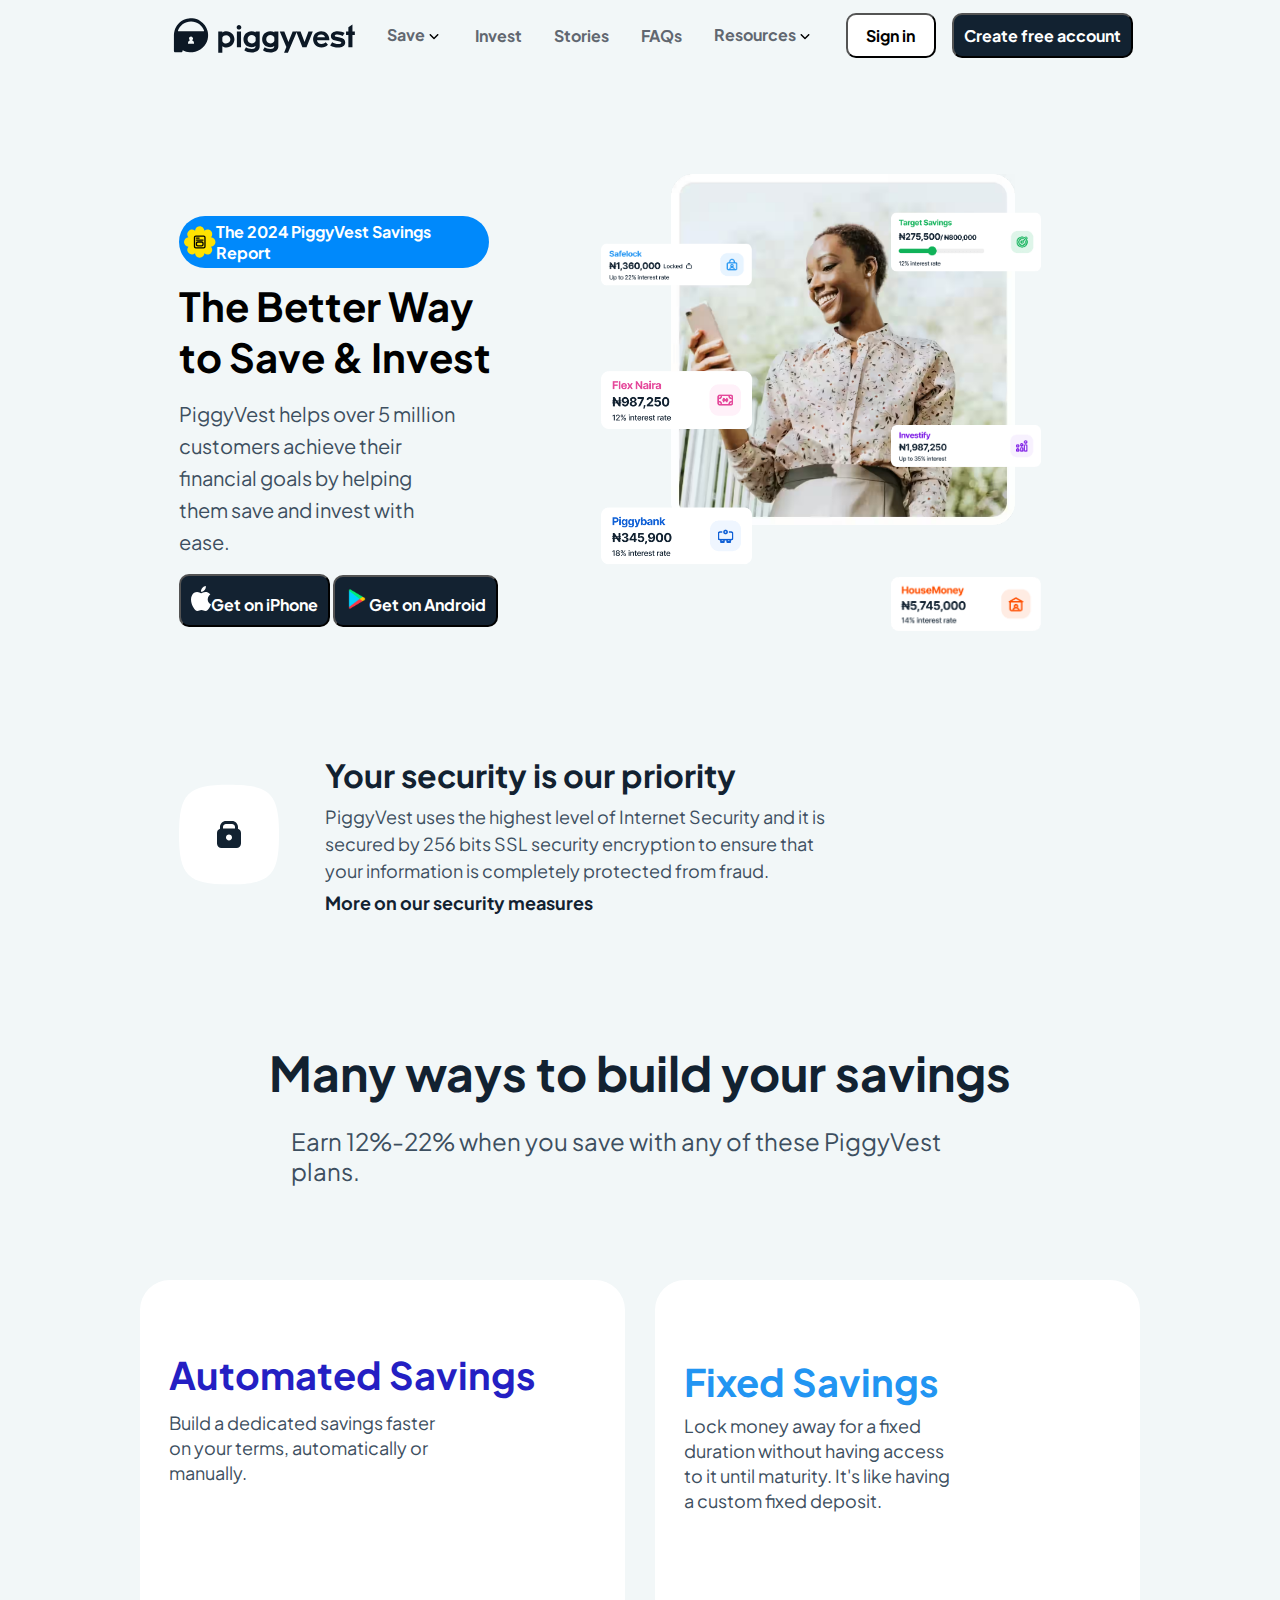
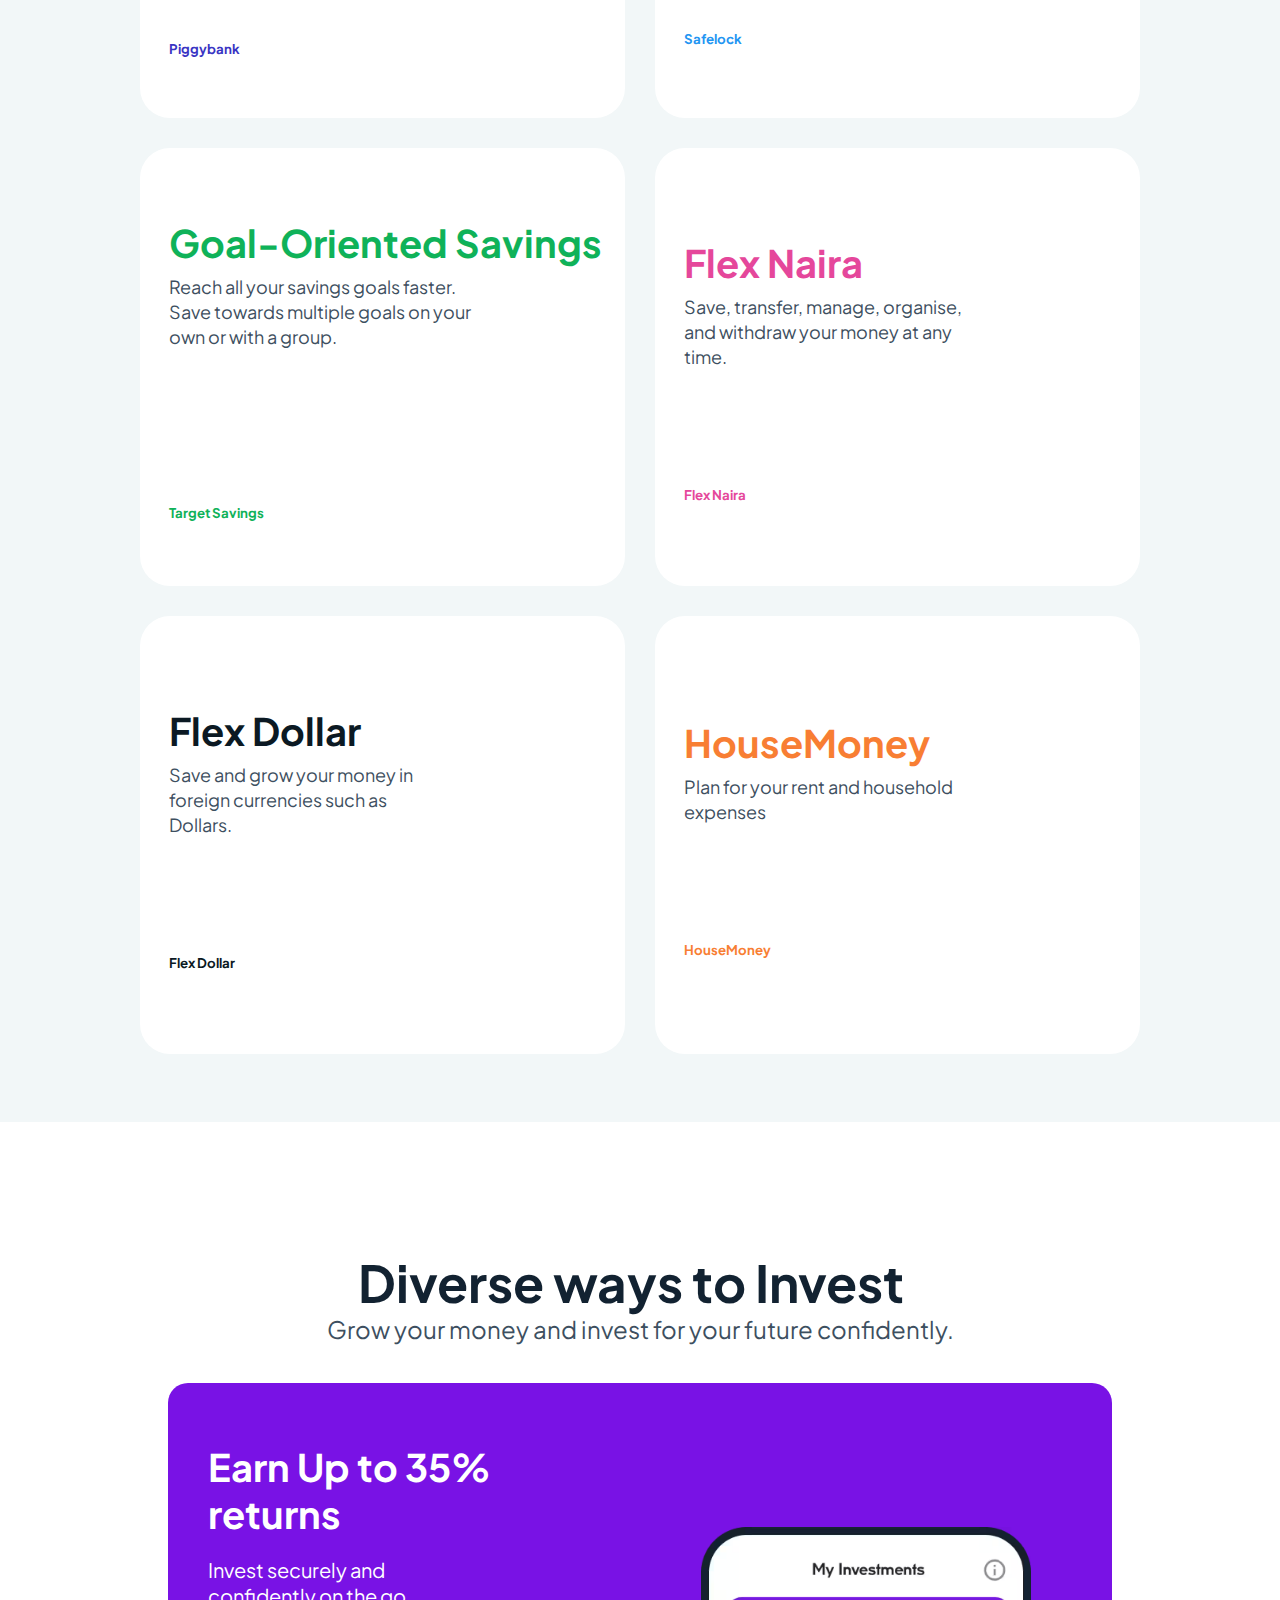
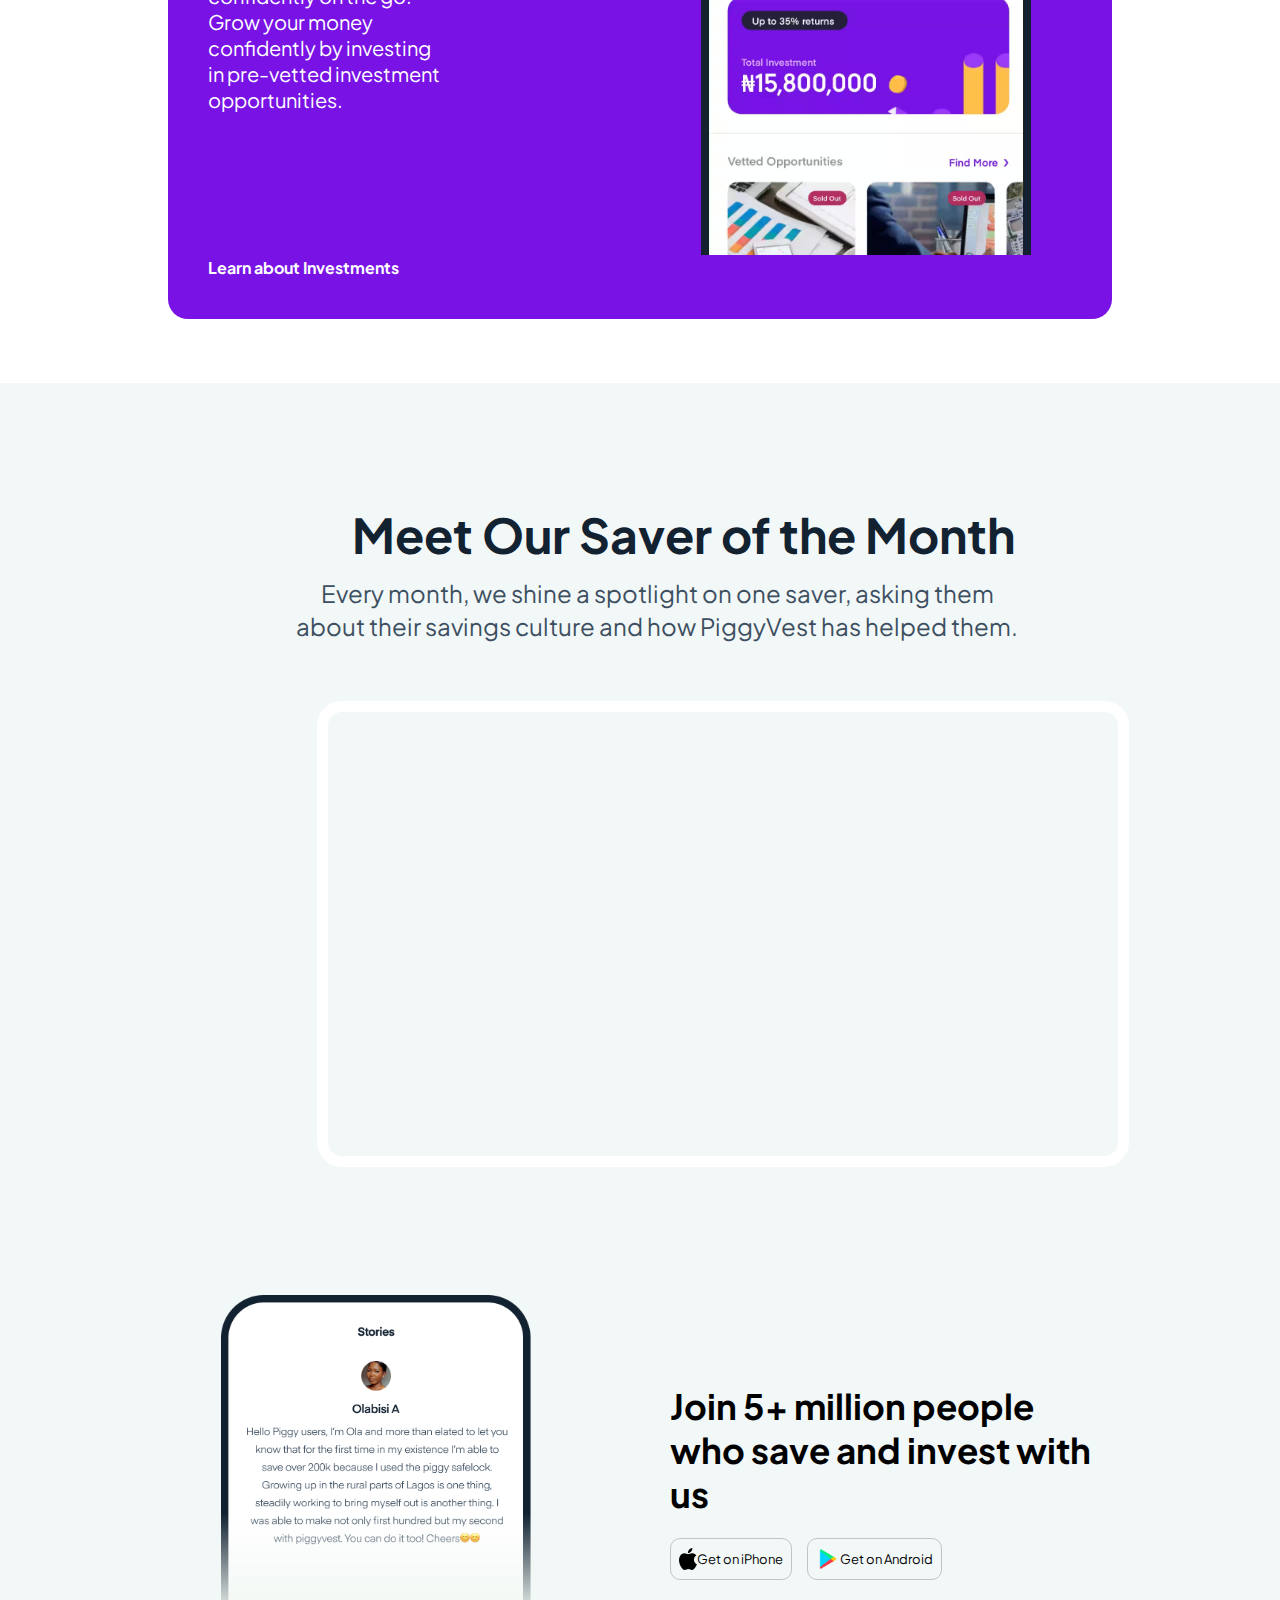
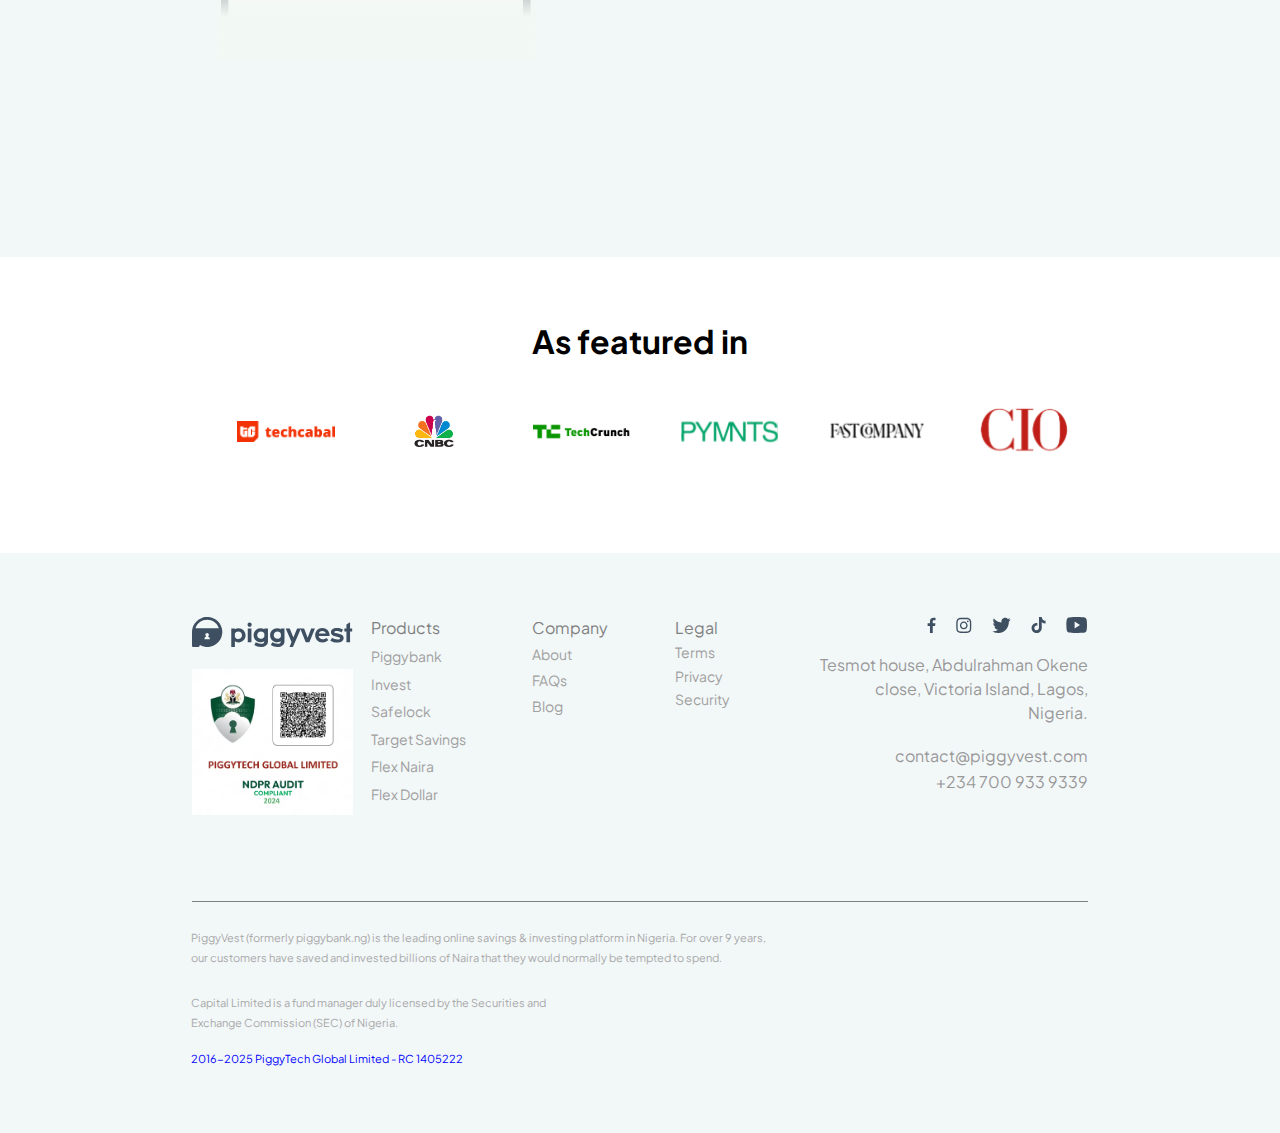
<file: index.html>
<!DOCTYPE html>
<html lang="en">
<head>
    <meta charset="UTF-8">
    <meta name="viewport" content="width=device-width, initial-scale=1.0">
    <title>PiggyVest</title>
    <link rel="stylesheet" href="style.css">
    <link rel="preconnect" href="https://fonts.googleapis.com">
    <link rel="preconnect" href="https://fonts.gstatic.com" crossorigin>
    <link href="https://fonts.googleapis.com/css2?family=Plus+Jakarta+Sans:ital,wght@0,200..800;1,200..800&display=swap" rel="stylesheet">
</head>
<body>
    <!-- Header Navigation: Contains the logo, navigation links, and buttons -->
    <div class="header">
        <div class="header-content">
            <div class="header-logo">
                <img src="./assets/piggvestlogo.svg" alt="PiggyVest Logo">
                <div class="header-links">
                    <!-- Dropdown arrow SVG -->
                    <a href="#">Save<span><img src="./assets/dropdown-arrow.svg" alt="Dropdown Arrow" style="width: 18px; margin: 0; vertical-align: middle;"></span></a>
                    <a href="#">Invest</a>
                    <a href="#">Stories</a>
                    <a href="#">FAQs</a>
                    <!-- Dropdown arrow SVG -->
                    <a href="#">Resources<span><img src="./assets/dropdown-arrow.svg" alt="Dropdown Arrow" style="width: 18px; margin: 0; vertical-align: middle;"></span></a>
                </div>
            </div>
            <div class="header-buttons">
                <button class="header-button-signin">Sign in</button>
                <button class="header-button-signup">Create free account</button>
            </div>
            <!-- Hamburger menu icon for mobile navigation -->
            <div class="mobile-menu">☰</div>
        </div>
    </div>

    <!-- Hero Section -->
    <section class="first-section">
        <div class="hero">
            <div class="hero-text">
                <div class="hero-report">
                    <!-- YellowFlower SVG Icon for the savings report -->
                    <svg width="32" height="32" viewBox="0 0 32 32" fill="none" xmlns="http://www.w3.org/2000/svg">
                        <path d="M32 15.9904C31.9832 13.4471 29.9905 11.3781 27.4809 11.2432C28.2923 10.3396 28.7026 9.20001 28.7026 8.05704C28.6902 6.8455 28.2373 5.60924 27.3078 4.6798C25.4973 2.89285 22.6258 2.8389 20.7557 4.51909C20.6905 3.30643 20.1746 2.21066 19.3666 1.40147C18.5012 0.552945 17.3065 0 15.9916 0C13.4483 0.0168581 11.3792 2.00948 11.2443 4.51909C10.3407 3.70765 9.20115 3.29744 8.05817 3.29744C6.84663 3.3098 5.61037 3.76272 4.6798 4.69216C2.89285 6.50272 2.83891 9.37421 4.5191 11.2443C2.00949 11.3792 0.0168581 13.4471 0 15.9916C0 17.3065 0.554079 18.5012 1.40148 19.3666C2.20954 20.1746 3.30644 20.6905 4.5191 20.7557C2.84003 22.6258 2.89285 25.4973 4.6798 27.3078C5.61037 28.2384 6.84551 28.6913 8.05704 28.7026C9.20002 28.7026 10.3396 28.2912 11.2432 27.4809C11.3781 29.9905 13.446 31.9831 15.9905 32C17.3054 32 18.5001 31.4459 19.3654 30.5985C20.1735 29.7905 20.6894 28.6936 20.7545 27.4809C22.6247 29.1611 25.4962 29.1072 27.3067 27.3202C28.2373 26.3896 28.6902 25.1545 28.7014 23.943C28.7014 22.8 28.2901 21.6604 27.4798 20.7568C28.6924 20.6916 29.7893 20.1757 30.5974 19.3677C31.4459 18.5023 31.9989 17.3076 31.9989 15.9927L32 15.9904Z" fill="#FFE201" class="flower-icon"></path>
                        <g class="book-symbol">
                            <path fill-rule="evenodd" clip-rule="evenodd" d="M20.6667 11.3335C20.6667 10.9653 20.3682 10.6668 20 10.6668L12 10.6668C11.6318 10.6668 11.3333 10.9653 11.3333 11.3335L11.3333 20.6668C11.3333 21.035 11.6318 21.3335 12 21.3335L20 21.3335C20.3682 21.3335 20.6667 21.035 20.6667 20.6668L20.6667 11.3335ZM20 9.3335C21.1046 9.3335 22 10.2289 22 11.3335L22 20.6668C22 21.7714 21.1046 22.6668 20 22.6668L12 22.6668C10.8954 22.6668 10 21.7714 10 20.6668L10 11.3335C10 10.2289 10.8954 9.3335 12 9.3335L20 9.3335Z" fill="black"></path>
                            <path fill-rule="evenodd" clip-rule="evenodd" d="M12 14.0002C12 13.632 12.2985 13.3335 12.6667 13.3335H19.3333C19.7015 13.3335 20 14.0002 20 14.0002C20 14.3684 19.7015 14.6668 19.3333 14.6668H12.6667C12.2985 14.6668 12 14.3684 12 14.0002Z" fill="black"></path>
                            <path fill-rule="evenodd" clip-rule="evenodd" d="M12 12.0002C12 11.632 12.2985 11.3335 12.6667 11.3335H15.3333C15.7015 11.3335 16 12.0002 16 12.0002C16 12.3684 15.7015 12.6668 15.3333 12.6668H12.6667C12.2985 12.6668 12 12.3684 12 12.0002Z" fill="black"></path>
                            <path fill-rule="evenodd" clip-rule="evenodd" d="M18 19.3332C18.3682 19.3332 18.6667 19.0347 18.6667 18.6665V17.3332C18.6667 16.965 18.3682 16.6665 18 16.6665H14C13.6318 16.6665 13.3333 16.965 13.3333 17.3332V18.6665C13.3333 19.0347 13.6318 19.3332 14 19.3332H18ZM20 18.6665C20 19.7711 19.1046 20.6665 18 20.6665H14C12.8954 20.6665 12 19.7711 12 18.6665V17.3332C12 16.2286 12.8954 15.3332 14 15.3332H18C19.1046 15.3332 20 16.2286 20 17.3332V18.6665Z" fill="black"></path>
                        </g>
                    </svg>
                    The 2024 PiggyVest Savings Report
                </div>
                <h1>The Better Way to Save & Invest</h1>
                <p>PiggyVest helps over 5 million customers achieve their financial goals by helping them save and invest with ease.</p>
                <button><img src="./assets/whiteAppleLogo.svg" style="width: 20px">Get on iPhone</button>
                <button><img src="./assets/googleplay-icon.svg">Get on Android</button>
            </div>
            <div class="hero-images">
                <img src="./assets/pexels-ketut-subiyanto-4350099.avif" class="main-image" alt="Hero Image">
                <img src="./assets/Frame 80.png" alt="Small Left 1" class="overlay-image side-left position-1">
                <img src="./assets/Frame 79.png" alt="Small Left 2" class="overlay-image side-left position-2">
                <img src="./assets/Frame 1020.png" alt="Small Left 3" class="overlay-image side-left position-3">
                <img src="./assets/Frame 78.png" alt="Small Right 1" class="overlay-image side-right position-4">
                <img src="./assets/Frame 18.png" alt="Small Right 2" class="overlay-image side-right position-5">
                <img src="./assets/Frame 82.png" alt="Small Right 3" class="overlay-image side-right position-6">
            </div>
        </div>
    </section>

    <!-- Security Section -->
    <section class="security-section">
        <div class="security-content">
            <img src="./assets/securitylock.svg" alt="Security Lock Icon">
            <div class="security-details">
                <h1>Your security is our priority</h1>
                <p>PiggyVest uses the highest level of Internet Security and it is secured by 256 bits SSL security encryption to ensure that your information is completely protected from fraud.</p>
                <h4>More on our security measures</h4>
            </div>
        </div>
    </section>

    <!-- Savings Intro -->
    <section class="savings-intro">
        <div class="savings-text">
            <h1>Many ways to build your savings</h1>
            <p>Earn 12%-22% when you save with any of these PiggyVest plans.</p>
        </div>
    </section>

    <!-- Savings Grid -->
    <div class="savings-grid">
        <div class="grid-item item-1">
            <div class="item-content">
                <span class="item-text">
                    <h1>Automated Savings</h1>
                    <p>Build a dedicated savings faster on your terms, automatically or manually.</p>
                    <h5>Piggybank</h5>
                </span>
                <div class="item-overlay">
                    <img src="./assets/PB 18 Small.png" alt="Automated Savings Image">
                    <div class="overlay-text">
                        <h1>Automated Savings</h1>
                        <p>Build a dedicated savings faster on your terms, automatically or manually.</p>
                        <h5>Piggybank</h5>
                    </div>
                </div>
            </div>
        </div>
        <div class="grid-item item-2">
            <div class="item-content">
                <span class="item-text">
                    <h1>Fixed Savings</h1>
                    <p>Lock money away for a fixed duration without having access to it until maturity. It's like having a custom fixed deposit.</p>
                    <h5>Safelock</h5>
                </span>
                <div class="item-overlay">
                    <img src="./assets/SL 22 Small.png" alt="Fixed Savings Image">
                    <div class="overlay-text">
                        <h1>Fixed Savings</h1>
                        <p>Lock money away for a fixed duration without having access to it until maturity. It's like having a custom fixed deposit.</p>
                        <h5>Safelock</h5>
                    </div>
                </div>
            </div>
        </div>
        <div class="grid-item item-3">
            <div class="item-content">
                <span class="item-text">
                    <h1>Goal-Oriented Savings</h1>
                    <p>Reach all your savings goals faster. Save towards multiple goals on your own or with a group.</p>
                    <h5>Target Savings</h5>
                </span>
                <div class="item-overlay">
                    <img src="./assets/iphonw.avif" alt="Goal-Oriented Savings Image">
                    <div class="overlay-text">
                        <h1>Goal-Oriented Savings</h1>
                        <p>Reach all your savings goals faster. Save towards multiple goals on your own or with a group.</p>
                        <h5>Target Savings</h5>
                    </div>
                </div>
            </div>
        </div>
        <div class="grid-item item-4">
            <div class="item-content">
                <span class="item-text">
                    <h1>Flex Naira</h1>
                    <p>Save, transfer, manage, organise, and withdraw your money at any time.</p>
                    <h5>Flex Naira</h5>
                </span>
                <div class="item-overlay">
                    <img src="./assets/iPhone 14.avif" alt="Flex Naira Image">
                    <div class="overlay-text">
                        <h1>Flex Naira</h1>
                        <p>Save, transfer, manage, organise, and withdraw your money at any time.</p>
                        <h5>Flex Naira</h5>
                    </div>
                </div>
            </div>
        </div>
        <div class="grid-item item-5">
            <div class="item-content">
                <span class="item-text">
                    <h1>Flex Dollar</h1>
                    <p>Save and grow your money in foreign currencies such as Dollars.</p>
                    <h5>Flex Dollar</h5>
                </span>
                <div class="item-overlay">
                    <img src="./assets/iphone12.avif" alt="Flex Dollar Image">
                    <div class="overlay-text">
                        <h1>Flex Dollar</h1>
                        <p>Save and grow your money in foreign currencies such as Dollars.</p>
                        <h5>Flex Dollar</h5>
                    </div>
                </div>
            </div>
        </div>
        <div class="grid-item item-6">
            <div class="item-content">
                <span class="item-text">
                    <h1>HouseMoney</h1>
                    <p>Plan for your rent and household expenses</p>
                    <h5>HouseMoney</h5>
                </span>
                <div class="item-overlay">
                    <img src="./assets/iPhone 14 - 1.png" alt="HouseMoney Image">
                    <div class="overlay-text">
                        <h1>HouseMoney</h1>
                        <p>Plan for your rent and household expenses</p>
                        <h5>HouseMoney</h5>
                    </div>
                </div>
            </div>
        </div>
    </div>

    <!-- Investment Intro -->
    <section class="investment-intro">
        <div class="investment-text">
            <h1>Diverse ways to Invest</h1>
            <p>Grow your money and invest for your future confidently.</p>
        </div>
    </section>

    <!-- Investment Details -->
    <section class="investment-details">
        <div class="investment-card">
            <div class="investment-card-text">
                <h1>Earn Up to 35% returns</h1>
                <p>Invest securely and confidently on the go. Grow your money confidently by investing in pre-vetted investment opportunities.</p>
                <h5>Learn about Investments</h5>
            </div>
            <div class="investment-card-image">
                <img src="./assets/iphoneInvest.avif" alt="Investment Image">
            </div>
        </div>
    </section>

    <!-- Saver Spotlight -->
    <section class="saver-spotlight">
        <div class="spotlight-content">
            <h1>Meet Our Saver of the Month</h1>
            <p>Every month, we shine a spotlight on one saver, asking them about their savings culture and how PiggyVest has helped them.</p>
            <iframe width="790" height="444" src="https://www.youtube.com/embed/2EnGMGxKuII?si=FheL7xtBxdsvMS0h" title="YouTube video player" frameborder="0" allow="accelerometer; autoplay; clipboard-write; encrypted-media; gyroscope; picture-in-picture; web-share" referrerpolicy="strict-origin-when-cross-origin" allowfullscreen></iframe>
        </div>
    </section>

    <!-- Call to Action -->
    <section class="cta-section">
        <div class="cta-image">
            <img src="assets/phonetxtImg.png" alt="Join PiggyVest Image">
        </div>
        <div class="cta-text">
            <h1>Join 5+ million people who save and invest with us</h1>
            <div class="cta-buttons">
                <p><img src="./assets/appstore-icon.svg" alt="AppStore Icon">Get on iPhone</p>
                <p><img src="./assets/googleplay-icon.svg" alt="GooglePlay Store Icon">Get on Android</p>
            </div>
        </div>
    </section>

    <!-- Featured In: logos of companies that featured PiggyVest -->
    <section class="featured-heading">
        <div class="featured-title">
            <h1>As featured in</h1>
        </div>
    </section>
    <section class="featured-logos-section">
        <div class="featured-logos">
            <img src="./assets/techcabal.png" alt="TechCabal Logo">
            <img src="./assets/cnbc.png" alt="CNBC Logo">
            <img src="./assets/techcrunch.png" alt="TechCrunch Logo">
            <img src="./assets/pymnts.svg" alt="Pymnts Logo">
            <img src="./assets/fastcomp.svg" alt="Fast Company Logo">
            <img src="./assets/cio.svg" alt="CIO Logo">
        </div>
    </section>

    <!-- Footer -->
    <section class="site-footer">
        <div class="footer-branding">
            <img src="./assets/greylogo.svg" alt="PiggyVest Grey Logo">
            <img src="./assets/compliance-378fe121550ceac55d0eeb8c5edac2e7.avif" alt="Compliance Badge">
        </div>
        <div class="footer-links">
            <div class="links-group">
                <p>Products</p>
                <a href="#">Piggybank</a>
                <a href="#">Invest</a>
                <a href="#">Safelock</a>
                <a href="#">Target Savings</a>
                <a href="#">Flex Naira</a>
                <a href="#">Flex Dollar</a>
            </div>
            <div class="links-group">
                <p>Company</p>
                <a href="#">About</a>
                <a href="#">FAQs</a>
                <a href="#">Blog</a>
            </div>
            <div class="links-group">
                <p>Legal</p>
                <a href="#">Terms</a>
                <a href="#">Privacy</a>
                <a href="#">Security</a>
            </div>
        </div>
        <div class="footer-contact">
            <div class="social-icons">
                <img src="./assets/facebook.svg" alt="Facebook Icon">
                <img src="./assets/instagram.svg" alt="Instagram Icon">
                <img src="./assets/twitter.svg" alt="Twitter Icon">
                <img src="./assets/titkok.svg" alt="TikTok Icon">
                <img src="./assets/youtube.svg" alt="YouTube Icon">
            </div>
            <!-- Grouped address -->
            <div class="contact-address">
                <p>Tesmot house, Abdulrahman Okene close, Victoria Island, Lagos, Nigeria.</p>
            </div>
            <!-- Email and phone number -->
            <div class="contact-info">
                <p>contact@piggyvest.com</p>
                <p>+234 700 933 9339</p>
            </div>
        </div>
    </section>

    <!-- Footer Info: Additional information and copyright -->
    <section class="footer-details">
        <div class="details-content">
            <p class="details-description">PiggyVest (formerly piggybank.ng) is the leading online savings & investing platform in Nigeria. For over 9 years, our customers have saved and invested billions of Naira that they would normally be tempted to spend.</p>
            <p class="details-regulatory">Capital Limited is a fund manager duly licensed by the Securities and Exchange Commission (SEC) of Nigeria.</p>
            <p class="details-copyright" style="color: blue;">2016-2025 PiggyTech Global Limited - RC 1405222</p>
        </div>
    </section>

    <!-- JavaScript for header scroll effect -->
    <script>
        window.addEventListener('scroll', function() {
            const header = document.querySelector('.header');
            if (window.scrollY > 50) {
                header.classList.add('header-scrolled');
            } else {
                header.classList.remove('header-scrolled');
            }
        });
    </script>
</body>
</html>
</file>
<file: style.css>
/* Reset default margins and paddings to ensure consistent layout */
* {
  margin: 0;
  padding: 0;
}

/* Set default font family for the entire page and buttons */
body {
  font-family: "Plus Jakarta Sans", sans-serif;
  background-color: #f2f7f8;
}

button {
  font-family: "Plus Jakarta Sans", sans-serif;
}

/* Header Styles: Navigation bar at the top of the page */
.header {
  position: fixed;
  top: 0;
  left: 0;
  width: 100%;
  z-index: 1000;
  display: flex;
  justify-content: center;
  padding: 1%;
  align-items: center;
  background-color: #f2f7f8;
  transition: background-color 0.3s ease, box-shadow 0.3s ease;
}

/* Class added when scrolled */
.header-scrolled {
  background-color: white;
  box-shadow: 0 2px 4px rgba(0,0,0,0.1);
}

/* Mobile menu icon, hidden by default */
.mobile-menu {
  display: none;
}

/* Header content container */
.header-content {
  display: flex;
  justify-content: space-between;
  width: 75%;
  align-items: center;
}

/* Logo and navigation links container */
.header-logo {
  display: flex;
  align-items: center;
  gap: 2rem;
}

/* Logo image styling */
.header-logo img {
  width: 28%;
}

/* Navigation links container */
.header-links {
  display: flex;
  justify-content: center;
  align-items: center;
  gap: 2rem;
}

/* Dropdown arrow alignment within links */
.header-links span img {
  vertical-align: middle;
  margin-left: 5px;
}

/* Styling for navigation links */
.header-links a {
  color: #616770;
  text-decoration: none;
  font-weight: bold;
}

/* Container for header buttons (Sign in, Sign up) */
.header-buttons {
  display: flex;
  gap: 1rem;
}

/* Sign-in button styling */
.header-button-signin {
  padding: 10px;
  font-weight: bold;
  font-size: 16px;
  border-radius: 10px;
  width: 90px;
  background-color: white;
}

/* Sign-up button styling */
.header-button-signup {
  padding: 10px;
  font-weight: bold;
  font-size: 16px;
  border-radius: 10px;
  background-color: #122231;
  color: white;
}

/* Hero Section: Main introductory section */
.hero {
  width: 80%;
  display: flex;
  justify-content: space-between;
}

/* General section styling for centering content */
section {
  display: flex;
  justify-content: center;
  padding: 5%;
}

/* First section adjustment to prevent content overlap */
.first-section {
  margin-top: 60px;
}

/* Report badge styling in the hero section */
.hero-report {
  background-color: #0089fb;
  display: flex;
  align-items: center;
  border-radius: 50px;
  width: 75%;
  padding: 5px;
  color: white;
  font-weight: bold;
}

.hero-report:hover {
  background-color: black;
}

/* SVG icon styling within the report badge */
.hero-report svg {
  background-color: #0089fb;
  border-top-left-radius: 50px;
  border-bottom-left-radius: 50px;
}

.hero-report:hover svg {
  background-color: black;
}

/* Text content in the hero section */
.hero-text {
  margin-top: 10%;
}

/* Main heading in the hero section */
.hero-text h1 {
  font-size: 40px;
  width: 80%;
  margin: 3% 0;
}

/* Paragraph text in the hero section */
.hero-text p {
  color: rgb(61, 79, 96);
  font-size: 20px;
  line-height: 32px;
  width: 70%;
  margin: 4% 0;
}

/* Buttons in the hero section (App Store, Google Play) */
.hero-text button {
  background-color: #132231;
  color: white;
  border-radius: 10px;
  padding: 10px;
  font-weight: bold;
  font-size: 16px;
}

/* Button icon styling */
.hero-text button img {
  background-color: #132231;
}

/* Container for hero section images */
.hero-images {
  position: relative;
  width: 120%;
  height: 90%;
  /* margin: auto; */
  margin-top: 50px;
  margin-left: 10%;
}

/* Main image in the hero section */
.main-image {
  display: block;
  width: 80%;
  height: auto;
}

/* Overlay images (small images around the main image) */
.overlay-image {
  position: absolute;
  width: 35%;
  height: auto;
  top: 50%;
  transform: translateY(-50%);
  z-index: 2;
  border-radius: 5px;
}

/* Positioning for overlay images on the left side */
.side-left.position-1 { left: -70px; top: 20%; }
.side-left.position-2 { left: -70px; top: 50%; }
.side-left.position-3 { left: -70px; top: 80%; }

/* Positioning for overlay images on the right side */
.side-right.position-4 { right: 60px; top: 15%; }
.side-right.position-5 { right: 60px; top: 60%; }
.side-right.position-6 { right: 60px; top: 95%; }

/* Security Section Styles */
.security-content {
  display: flex;
  width: 80%;
}

/* Security details text */
.security-details {
  margin-left: 5%;
}

/* Paragraph text in the security section */
.security-details p {
  width: 65%;
  line-height: 27px;
  color: rgb(61, 79, 96);
  font-size: 18px;
  margin: 1% 0;
}

/* Main heading in the security section */
.security-details h1 {
  color: rgb(18, 34, 49);
}

/* Subheading in the security section */
.security-details h4 {
  color: rgb(18, 34, 49);
  font-size: 18px;
}

/* Savings Intro Section */
.savings-text h1 {
  font-size: 48px;
  color: rgb(18, 34, 49);
}

/* Paragraph text in the savings intro */
.savings-text p {
  color: rgb(61, 79, 96);
  font-size: 24px;
  margin-left: 3%;
  margin-top: 3%;
}

/* Centering the savings intro content */
.savings-intro {
  display: flex;
  justify-content: center;
}

/* Savings Grid Styles */
.savings-grid {
  display: grid;
  grid-template-columns: repeat(2, 1fr);
  grid-template-rows: repeat(3, 438px);
  gap: 30px;
  padding: 30px;
  max-width: 1000px;
  margin: 0 auto;
}

/* Individual grid item (savings plan card) */
.grid-item {
  position: relative;
  overflow: hidden;
  border-radius: 10px;
  cursor: pointer;
  border-radius: 30px;
}

/* Content container within each grid item */
.item-content {
  position: relative;
  width: 100%;
  height: 100%;
  flex-wrap: wrap;
  background-color: #ffffff;
}

/* Text content within each grid item */
.item-text {
  position: absolute;
  z-index: 3;
  top: 50%;
  left: 50%;
  transform: translate(-55%, -50%);
  pointer-events: none;
  width: 80%;
  background-color: #ffffff;
}

/* Item 1 (Automated Savings) Styles */
.item-1 h1 {
  color: #241fc3;
  font-size: 38px;
  margin: 3% 0;
  background-color: #ffffff;
}

.item-1 p {
  color: rgb(61, 79, 96);
  width: 70%;
  line-height: 25px;
  font-size: 18px;
  margin-bottom: 40%;
  background-color: #ffffff;
}

.item-1 h5 {
  color: #3934c3;
  background-color: #ffffff;
}

.item-1 .item-overlay img {
  position: absolute;
  width: 45%;
  height: auto;
  object-fit: cover;
  opacity: 0;
  z-index: 1;
  bottom: 0;
  right: 5px; /* Positioned very close to the right edge */
  transform: scale(0.5);
  transform-origin: bottom right;
  transition: transform 0.5s ease, opacity 0.5s ease;
  background-color: #0f60d6;
}

.item-1 .item-overlay {
  position: absolute;
  width: 100%;
  height: 100%;
  top: 0;
  left: 0;
  opacity: 0;
  z-index: 10;
  transition: opacity 0.4s ease;
  background-color: #0f60d6;
}

.item-1 .overlay-text {
  background-color: #0f60d6;
  margin-top: 13%;
  margin-left: 6%;
}

.item-1 .overlay-text h1 {
  background-color: #0f60d6;
  color: white;
}

.item-1 .overlay-text p {
  background-color: #0f60d6;
  color: white;
  width: 60%;
}

.item-1 .overlay-text h5 {
  background-color: #0f60d6;
  color: white;
}

/* Item 2 (Fixed Savings) Styles */
.item-2 h1 {
  color: #2295f2;
  font-size: 38px;
  margin: 2% 0;
  background-color: #ffffff;
}

.item-2 p {
  color: rgb(61, 79, 96);
  width: 70%;
  line-height: 25px;
  font-size: 18px;
  margin-bottom: 30%;
  background-color: #ffffff;
}

.item-2 h5 {
  color: #2295f2;
  background-color: #ffffff;
}

.item-2 .item-overlay img {
  position: absolute;
  width: 45%;
  height: auto;
  object-fit: cover;
  opacity: 0;
  z-index: 1;
  bottom: 0;
  right: 5px; /* Positioned very close to the right edge */
  transform: scale(0.5);
  transform-origin: bottom right;
  transition: transform 0.5s ease, opacity 0.5s ease;
  background-color: #2295f2;
}

.item-2 .item-overlay {
  position: absolute;
  width: 100%;
  height: 100%;
  top: 0;
  left: 0;
  opacity: 0;
  z-index: 10;
  transition: opacity 0.4s ease;
  background-color: #2295f2;
}

.item-2 .overlay-text {
  background-color: #2295f2;
  margin-top: 10%;
  margin-left: 6%;
}

.item-2 .overlay-text h1 {
  background-color: #2295f2;
  color: white;
}

.item-2 .overlay-text p {
  background-color: #2295f2;
  color: white;
  width: 60%;
}

.item-2 .overlay-text h5 {
  background-color: #2295f2;
  color: white;
}

/* Item 3 (Goal-Oriented Savings) Styles */
.item-3 h1 {
  color: #0fb259;
  font-size: 38px;
  margin: 2% 0;
  width: 200%;
  background-color: #ffffff;
}

.item-3 p {
  color: rgb(61, 79, 96);
  width: 80%;
  line-height: 25px;
  font-size: 18px;
  margin-bottom: 40%;
  background-color: #ffffff;
}

.item-3 h5 {
  color: #0fb259;
  background-color: #ffffff;
}

.item-3 .item-overlay img {
  position: absolute;
  width: 45%;
  height: auto;
  object-fit: cover;
  opacity: 0;
  z-index: 1;
  bottom: 0;
  right: 5px; /* Positioned very close to the right edge */
  transform: scale(0.5);
  transform-origin: bottom right;
  transition: transform 0.5s ease, opacity 0.5s ease;
  background-color: #0fb259;
}

.item-3 .item-overlay {
  position: absolute;
  width: 100%;
  height: 100%;
  top: 0;
  left: 0;
  opacity: 0;
  z-index: 10;
  transition: opacity 0.4s ease;
  background-color: #0fb259;
}

.item-3 .overlay-text {
  background-color: #0fb259;
  margin-top: 11%;
  margin-left: 6%;
}

.item-3 .overlay-text h1 {
  background-color: #0fb259;
  color: white;
}

.item-3 .overlay-text p {
  background-color: #0fb259;
  color: white;
  width: 70%;
}

.item-3 .overlay-text h5 {
  background-color: #0fb259;
  color: white;
}

/* Item 4 (Flex Naira) Styles */
.item-4 h1 {
  color: #e5479b;
  font-size: 38px;
  margin: 2% 0;
  width: 200%;
  background-color: #ffffff;
}

.item-4 p {
  color: rgb(61, 79, 96);
  width: 80%;
  line-height: 25px;
  font-size: 18px;
  margin-bottom: 30%;
  background-color: #ffffff;
}

.item-4 h5 {
  color: #e5479b;
  background-color: #ffffff;
}

.item-4 .item-overlay img {
  position: absolute;
  width: 45%;
  height: auto;
  object-fit: cover;
  opacity: 0;
  z-index: 1;
  bottom: 0;
  right: 5px; /* Positioned very close to the right edge */
  transform: scale(0.5);
  transform-origin: bottom right;
  transition: transform 0.5s ease, opacity 0.5s ease;
  background-color: #e5479b;
}

.item-4 .item-overlay {
  position: absolute;
  width: 100%;
  height: 100%;
  top: 0;
  left: 0;
  opacity: 0;
  z-index: 10;
  transition: opacity 0.4s ease;
  background-color: #e5479b;
}

.item-4 .overlay-text {
  background-color: #e5479b;
  margin-top: 19%;
  margin-left: 6%;
}

.item-4 .overlay-text h1 {
  background-color: #e5479b;
  color: white;
}

.item-4 .overlay-text p {
  background-color: #e5479b;
  color: white;
  width: 60%;
}

.item-4 .overlay-text h5 {
  background-color: #e5479b;
  color: white;
}

/* Item 5 (Flex Dollar) Styles */
.item-5 h1 {
  color: #0b1923;
  font-size: 38px;
  margin: 2% 0;
  width: 200%;
  background-color: #ffffff;
}

.item-5 p {
  color: rgb(61, 79, 96);
  width: 70%;
  line-height: 25px;
  font-size: 18px;
  margin-bottom: 30%;
  background-color: #ffffff;
}

.item-5 h5 {
  color: #0b1923;
  background-color: #ffffff;
}

.item-5 .item-overlay img {
  position: absolute;
  width: 45%;
  height: auto;
  object-fit: cover;
  opacity: 0;
  z-index: 1;
  bottom: 0;
  right: 5px; /* Positioned very close to the right edge */
  transform: scale(0.5);
  transform-origin: bottom right;
  transition: transform 0.5s ease, opacity 0.5s ease;
  background-color: #0b1923;
}

.item-5 .item-overlay {
  position: absolute;
  width: 100%;
  height: 100%;
  top: 0;
  left: 0;
  opacity: 0;
  z-index: 10;
  transition: opacity 0.4s ease;
  background-color: #0b1923;
}

.item-5 .overlay-text {
  background-color: #0b1923;
  margin-top: 19%;
  margin-left: 6%;
}

.item-5 .overlay-text h1 {
  background-color: #0b1923;
  color: white;
}

.item-5 .overlay-text p {
  background-color: #0b1923;
  color: white;
  width: 55%;
}

.item-5 .overlay-text h5 {
  background-color: #0b1923;
  color: white;
}

/* Item 6 (HouseMoney) Styles */
.item-6 h1 {
  color: #f87e33;
  font-size: 38px;
  margin: 2% 0;
  width: 200%;
  background-color: #ffffff;
}

.item-6 p {
  color: rgb(61, 79, 96);
  width: 70%;
  line-height: 25px;
  font-size: 18px;
  margin-bottom: 30%;
  background-color: #ffffff;
}

.item-6 h5 {
  color: #f87e33;
  background-color: #ffffff;
}

.item-6 .item-overlay img {
  position: absolute;
  width: 45%;
  height: auto;
  object-fit: cover;
  opacity: 0;
  z-index: 1;
  bottom: 0;
  right: 5px; /* Positioned very close to the right edge */
  transform: scale(0.5);
  transform-origin: bottom right;
  transition: transform 0.5s ease, opacity 0.5s ease;
  background-color: #f87e33;
}

.item-6 .item-overlay {
  position: absolute;
  width: 100%;
  height: 100%;
  top: 0;
  left: 0;
  opacity: 0;
  z-index: 10;
  transition: opacity 0.4s ease;
  background-color: #f87e33;
}

.item-6 .overlay-text {
  background-color: #f87e33;
  margin-top: 19%;
  margin-left: 6%;
}

.item-6 .overlay-text h1 {
  background-color: #f87e33;
  color: white;
}

.item-6 .overlay-text p {
  background-color: #f87e33;
  color: white;
  width: 55%;
}

.item-6 .overlay-text h5 {
  background-color: #f87e33;
  color: white;
}

/* Hover Effects for Grid Items */
.grid-item:hover img,
.grid-item:hover .item-overlay {
  opacity: 1;
  transform: translate(0, 0);
}

.grid-item:hover .item-overlay img {
  transform: scale(1);
}

/* Investment Intro Section */
.investment-text h1 {
  font-size: 51px;
  margin-left: 5%;
  background-color: white;
  color: rgb(18, 34, 49);
}

.investment-text p {
  font-size: 24px;
  color: rgb(61, 79, 96);
  background-color: white;
}

.investment-intro {
  background-color: white;
  margin-top: 3%;
  margin-bottom: -7%;
  padding-top: 10%;
}

/* Investment Details Card */
.investment-card {
  display: flex;
  justify-content: space-between;
  align-items: center;
  width: 75%;
  margin: 0 auto;
  background-color: #7912e5;
  padding: 60px 40px;
  border-radius: 20px;
  gap: 40px;
  flex-wrap: wrap;
  padding-bottom: 0;
}

/* Text content in the investment card */
.investment-card-text {
  flex: 1;
  color: white;
  max-width: 500px;
  background-color: #7912e5;
}

.investment-card-text h1 {
  font-size: 38px;
  margin-bottom: 20px;
  background-color: #7912e5;
}

.investment-card-text p {
  font-size: 20px;
  line-height: 1.3;
  margin-bottom: 20px;
  background-color: #7912e5;
  width: 57%;
}

.investment-card-text h5 {
  font-size: 16px;
  cursor: pointer;
  background-color: #7912e5;
  margin-top: 35%;
  margin-bottom: 10%;
}

/* Image container in the investment card */
.investment-card-image {
  flex: 1;
  display: flex;
  justify-content: center;
  background-color: #7912e5;
}

.investment-details {
  background-color: white;
}

.investment-card-image img {
  width: 80%;
  height: auto;
  object-fit: contain;
  background-color: #7912e5;
  margin-top: 5%;
}

/* Saver Spotlight Section */
.spotlight-content {
  display: flex;
  flex-direction: column;
  justify-content: center;
  padding-top: 5%;
}

.spotlight-content h1 {
  margin-left: 25%;
  font-size: 48px;
  color: rgb(18, 34, 49);
}

.spotlight-content p {
  font-size: 24px;
  color: rgb(61, 79, 96);
  line-height: 33px;
  width: 63%;
  text-align: center;
  margin-left: 20%;
  margin-top: 1%;
  margin-bottom: 5%;
}

.spotlight-content iframe {
  margin-left: 22%;
  border: 11px solid white;
  border-radius: 25px;
}

/* Call to Action Section */
.cta-section {
  width: 70%;
  margin-left: 12%;
  margin-bottom: 10%;
}

.cta-image img {
  width: 70%;
}

.cta-text {
  margin-top: 10%;
}

.cta-text h1 {
  font-size: 35px;
}

/* Buttons container in the CTA section */
.cta-buttons {
  display: flex;
  gap: 15px;
  margin-top: 5%;
}

.cta-buttons p {
  border: 1px solid rgb(196, 196, 196);
  padding: 8px;
  font-size: small;
  border-radius: 10px;
  display: flex;
  align-items: center;
  justify-content: center;
  cursor: pointer;
}

.cta-buttons p:hover {
  margin-top: -1%;
  transition: 0.35s ease;
  border: 1px solid rgb(44, 44, 44);
}

/* Featured In Section */
.featured-logos img {
  width: 10%;
  gap: 20px;
}

.featured-logos {
  gap: 50px;
  margin-left: 15%;
  display: flex;
  align-items: center;
  margin-top: -10%;
  padding-top: 0%;
  background-color: white;
}

.featured-title h1 {
  font-size: 32px;
}

/* Footer Styles */
.site-footer {
  display: flex;
  justify-content: space-between;
  width: 70%;
  margin-left: 10%;
}

/* Footer branding (logo and compliance badge) */
.footer-branding img {
  width: 90%;
  margin-bottom: 10%;
}

.footer-branding {
  width: 20%;
}

/* Footer links container: Ensures three columns side by side */
.footer-links {
  display: flex;
  justify-content: space-between;
  gap: 40px;
  width: 40%;
}

/* Links group within the footer: Stacks links vertically */
.links-group {
  display: flex;
  flex-direction: column;
}

/* Links within each group */
.links-group a {
  color: rgb(161, 160, 160);
  font-size: 14px;
  text-decoration: none;
  margin-bottom: 10%;
}

/* Heading for each links group */
.links-group p {
  color: grey;
  margin-bottom: 10%;
}

/* Footer contact section */
.footer-contact {
  padding-left: 10%;
  display: flex;
  flex-direction: column;
  align-items: flex-end;
  width: 30%;
}

/* Social media icons container */
.social-icons {
  display: flex;
  gap: 20px;
  margin-bottom: 20px;
}

/* Address lines container */
.contact-address {
  margin-bottom: 15px;
  text-align: right;
}

/* Address lines styling */
.contact-address p {
  margin: 0;
  color: rgb(153, 152, 152);
  line-height: 1.5;
}

/* Contact info (email and phone) container */
.contact-info {
  margin-bottom: 15px;
  text-align: right;
}

/* Contact info styling */
.contact-info p {
  margin: 5px 0;
  color: rgb(153, 152, 152);
}

/* Footer Details Section */
.footer-details {
  flex-direction: column;
  width: 60%;
  border-top: 1px solid grey;
  margin-left: 15%;
  align-items: start;
  font-size: 11px;
  line-height: 20px;
  color: rgb(168, 168, 168);
}

.details-description {
  width: 70%;
  margin-bottom: 3%;
}

.details-regulatory {
  width: 44%;
  margin-bottom: 2%;
}

.details-content {
  margin-left: -8.5%;
  margin-top: -5%;
}

/* Background styles for specific sections */
.featured-heading, .featured-logos-section, .featured-logos {
  background-color: white;
}

.featured-heading::before {
  background: linear-gradient(to bottom, #f2f8f8, white);
}

.investment-intro, .investment-text, .investment-text h1 {
  background-color: white;
}

/* Media Queries for Responsiveness */
@media (max-width: 768px) {
  /* Header adjustments for mobile */
  .header-content {
      justify-content: space-between;
      width: 90%;
  }

  .header-links,
  .header-buttons {
      display: none;
  }

  .mobile-menu {
      display: block;
      font-size: 28px;
      cursor: pointer;
      background-color: white;
  }

  .header-logo img {
      width: 80%;
  }

  /* Hero section adjustments */
  .hero {
      flex-direction: column;
      text-align: center;
      width: 100%;
  }

  .hero-report {
      font-size: 14px;
      width: 80%;
      margin-top: 2%;
      margin-left: 5%;
      display: flex;
      justify-content: center;
  }

  .hero-text h1 {
      width: 100%;
      font-size: 30px;
  }

  .hero-text p {
      width: 100%;
      font-size: 14px;
  }

  .hero-images {
      margin-left: 13%;
      width: 100%;
      margin-top: 15%;
  }

  /* Security section adjustments */
  .security-content {
      flex-direction: column;
      align-items: center;
      text-align: center;
  }

  .security-content img {
      width: 20%;
      margin: 3% 0;
  }

  .security-details p {
      width: 100%;
      line-height: 27px;
      color: rgb(61, 79, 96);
      font-size: 16px;
      margin: 3% 0%;
  }

  .security-details h1 {
      color: rgb(18, 34, 49);
  }

  .security-details h4 {
      color: rgb(18, 34, 49);
      font-size: 18px;
  }

  /* Savings intro adjustments */
  .savings-text h1 {
      font-size: 35px;
      color: rgb(18, 34, 49);
      text-align: center;
      margin-top: 15%;
  }

  .savings-text p {
      color: rgb(61, 79, 96);
      font-size: 16px;
      margin-left: 3%;
      margin-top: 5%;
      text-align: center;
  }

  .savings-intro {
      display: flex;
      justify-content: center;
  }

  /* Savings grid adjustments */
  .savings-grid {
      display: grid;
      grid-template-columns: repeat(1, 1fr);
      grid-template-rows: repeat(6, 438px);
      gap: 30px;
      padding: 30px;
  }

  .grid-item {
      position: relative;
      overflow: hidden;
      border-radius: 10px;
      cursor: pointer;
      border-radius: 30px;
  }

  .item-overlay img {
      width: 200%;
  }

  /* Investment intro adjustments */
  .investment-text h1 {
      font-size: 42px;
      margin-left: 5%;
      background-color: white;
      color: rgb(18, 34, 49);
  }

  .investment-text p {
      font-size: 20px;
      color: rgb(61, 79, 96);
      background-color: white;
  }

  .investment-intro {
      background-color: white;
      margin-top: 3%;
      margin-bottom: -7%;
      padding-top: 10%;
      text-align: center;
  }

  /* Investment details adjustments */
  .investment-card {
      flex-direction: column;
  }

  .investment-card-text {
      flex: 1;
      color: white;
      max-width: 500px;
      background-color: #7912e5;
      text-align: center;
  }

  .investment-card-text h1 {
      font-size: 32px;
      margin-bottom: 20px;
      background-color: #7912e5;
  }

  .investment-card-text p {
      font-size: 18px;
      line-height: 1.3;
      margin-bottom: 1%;
      background-color: #7912e5;
      width: 100%;
  }

  .investment-card-text h5 {
      font-size: 16px;
      cursor: pointer;
      background-color: #7912e5;
      margin-top: 35%;
      margin-bottom: 3%;
  }

  .investment-card-image {
      flex: 1;
      display: flex;
      justify-content: center;
      background-color: #7912e5;
  }

  .investment-details {
      background-color: white;
  }

  .investment-card-image img {
      width: 100%;
      height: auto;
      object-fit: contain;
      background-color: #7912e5;
      margin-top: 5%;
  }

  /* Saver spotlight adjustments */
  .spotlight-content h1 {
      margin-left: 25%;
      font-size: 40px;
      color: rgb(18, 34, 49);
      width: 50%;
      text-align: center;
  }

  .spotlight-content p {
      font-size: 20px;
      color: rgb(61, 79, 96);
      line-height: 33px;
      width: 63%;
      text-align: center;
      margin-left: 25%;
      margin-top: 1%;
      margin-bottom: 5%;
      width: 50%;
  }

  .spotlight-content iframe {
      margin-left: 6%;
      border: 11px solid white;
      border-radius: 25px;
      width: 90%;
  }

  /* CTA section adjustments */
  .cta-section {
      flex-direction: column-reverse;
  }

  .cta-text {
      text-align: center;
      margin: 15% 0;
  }

  .cta-text h1 {
      width: 100%;
  }

  .cta-text p {
      width: 100%;
  }

  .cta-image img {
      width: 100%;
  }

  /* Featured logos adjustments */
  .featured-logos {
      display: grid;
      grid-template-columns: repeat(3, 100px);
      margin-left: -2%;
  }

  .featured-logos img {
      width: 80%;
  }

  /* Footer adjustments for mobile */
  .site-footer {
      flex-direction: column;
      margin-left: 0;
  }

  .footer-branding img {
      width: 50%;
  }

  .footer-branding {
      width: 100%;
  }

  .footer-links {
      display: grid;
      grid-template-columns: repeat(2, 200px);
      gap: 20px;
      width: 100%;
  }

  .footer-contact {
      align-items: end;
      margin-left: -10%;
      margin-top: 10%;
      width: 100%;
  }

  /* Contact address on mobile */
  .contact-address {
      text-align: right;
  }

  .contact-address p {
      line-height: 1.5;
  }

  /* Contact info on mobile */
  .contact-info {
      text-align: right;
  }

  .contact-info p {
      margin: 5px 0;
  }

  .footer-details {
      margin-left: 5%;
  }

  /* Overlay image adjustments for grid items */
  .item-1 .item-overlay img,
  .item-2 .item-overlay img,
  .item-3 .item-overlay img,
  .item-4 .item-overlay img,
  .item-5 .item-overlay img,
  .item-6 .item-overlay img {
      width: 50%;
      margin-left: -5%;
  }
}
</file>
